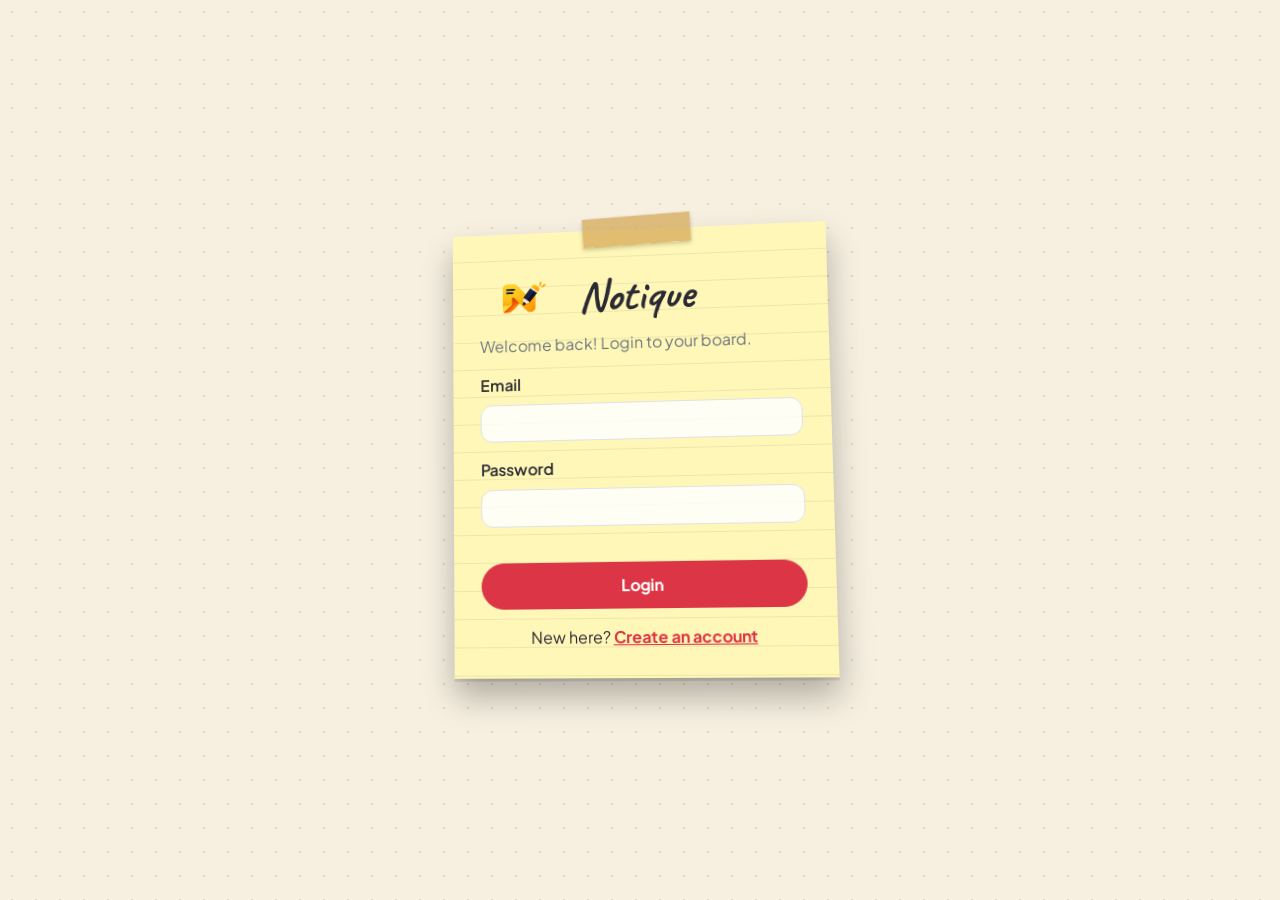
<file: index.html>
<!DOCTYPE html>
<html lang="en" data-bs-theme="light">
<head>
<meta charset="utf-8">
<meta name="viewport" content="width=device-width, initial-scale=1">
<title>Notique</title>
<link rel="icon" type="image/png" href="assets/notique-logo.png">
<link href="https://fonts.googleapis.com/css2?family=Caveat:wght@600;700&family=Plus+Jakarta+Sans:wght@400;500;600;700;800&display=swap" rel="stylesheet">
<link href="https://cdn.jsdelivr.net/npm/bootstrap@5.3.3/dist/css/bootstrap.min.css" rel="stylesheet">
<link href="https://cdn.jsdelivr.net/npm/bootstrap-icons@1.11.3/font/bootstrap-icons.min.css" rel="stylesheet">
<link rel="stylesheet" href="css/base.css">
<link rel="stylesheet" href="css/dashboard.css">
<link rel="stylesheet" href="layout/sidebar.css">
<link rel="stylesheet" href="cards/card.css">
<link rel="stylesheet" href="calendar/calendar.css">
<link rel="stylesheet" href="shared/popup.css">
</head>
<body>
<div class="app">
  <div id="sidebarMount"></div>

  <section class="main">
    <div id="headerMount"></div>
    <div class="prog" id="prog"></div>
    <div class="d-flex flex-wrap gap-2 align-items-center my-3" id="filters"></div>
    <div id="viewBoard"><div id="board"></div></div>
    <div id="viewCal" class="hide"><div id="cal"></div></div>
  </section>
</div>

<div class="toast-container position-fixed bottom-0 end-0 p-3">
  <div id="toast" class="toast" role="alert">
    <div class="toast-header"><i class="bi bi-bell-fill text-warning me-2"></i><strong class="me-auto">Reminder</strong><button class="btn-close" data-bs-dismiss="toast"></button></div>
    <div class="toast-body" id="toastBody"></div>
  </div>
</div>

<script src="https://cdn.jsdelivr.net/npm/bootstrap@5.3.3/dist/js/bootstrap.bundle.min.js"></script>
<script src="shared/popup.js"></script>
<script src="js/storage.js"></script>
<script src="cards/card.js"></script>
<script src="modals/noteModal.js"></script>
<script src="cards/cardModal.js"></script>
<script src="js/dragdrop.js"></script>
<script src="calendar/calendar.js"></script>
<script src="layout/sidebar.js"></script>
<script src="layout/header.js"></script>
<script src="js/app.js"></script>
</body>
</html>
</file>
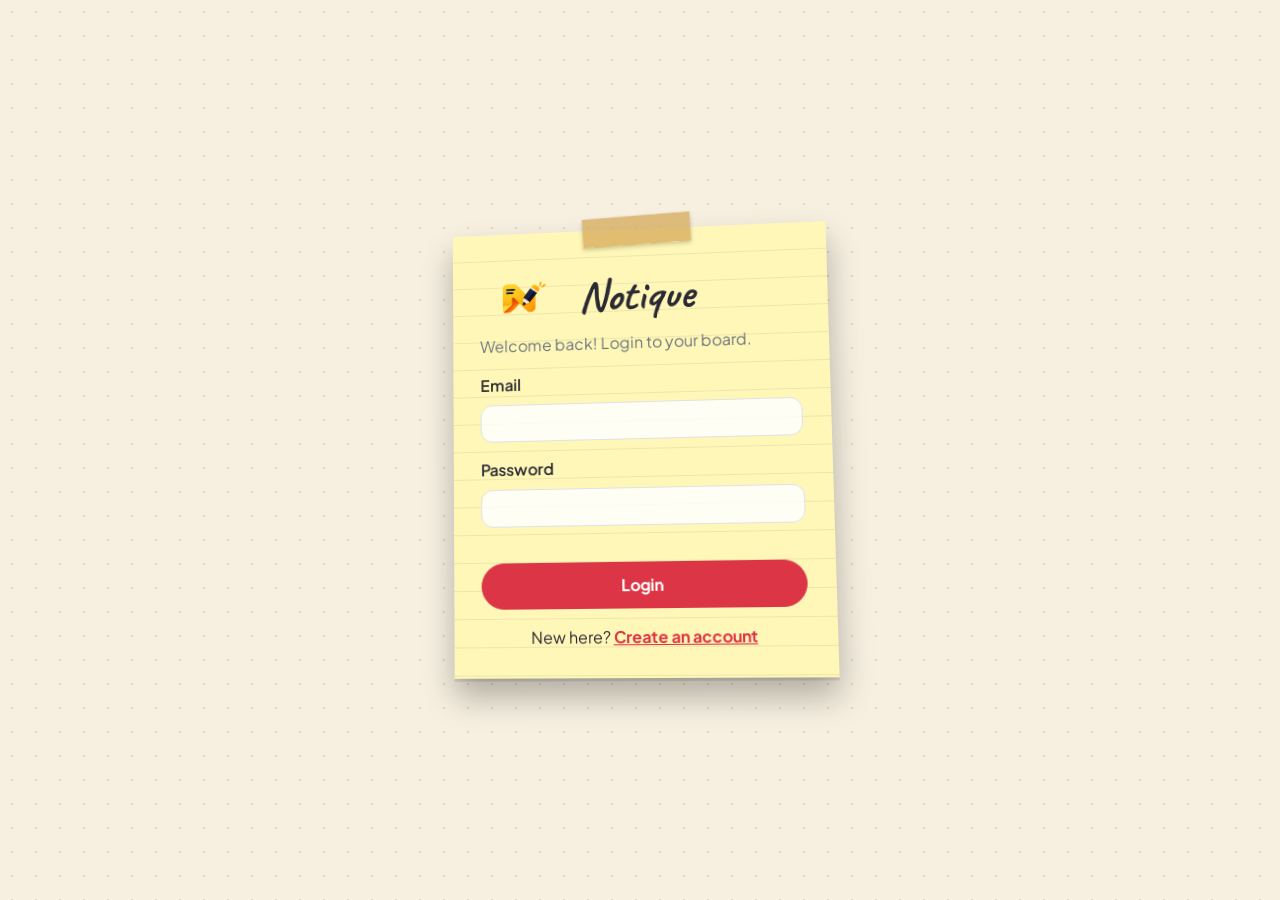
<file: auth/login.html>
<!DOCTYPE html>
<html lang="en" data-bs-theme="light">
<head>
<meta charset="utf-8">
<meta name="viewport" content="width=device-width, initial-scale=1">
<title>Notique – Login</title>
<link rel="icon" type="image/png" href="../assets/notique-logo.png">
<link href="https://cdn.jsdelivr.net/npm/bootstrap@5.3.3/dist/css/bootstrap.min.css" rel="stylesheet">
<link href="https://cdn.jsdelivr.net/npm/bootstrap-icons@1.11.3/font/bootstrap-icons.min.css" rel="stylesheet">
<link href="https://fonts.googleapis.com/css2?family=Caveat:wght@600;700&family=Plus+Jakarta+Sans:wght@400;500;600;700;800&display=swap" rel="stylesheet">
<link rel="stylesheet" href="../css/base.css">
<link rel="stylesheet" href="auth.css">
<link rel="stylesheet" href="../shared/popup.css">
</head>
<body data-mode="login">
<section id="auth">
  <div class="authcard" data-bs-theme="light">
    <h1 class="h2 fw-bold mb-1"><img src="../assets/notique-logo.png" alt=""> Notique</h1>
    <p class="text-secondary">Welcome back! Login to your board.</p>
    <label class="form-label fw-semibold">Email</label>
    <input id="aEmail" type="email" class="form-control mb-3" autocomplete="email">
    <label class="form-label fw-semibold">Password</label>
    <input id="aPass" type="password" class="form-control" autocomplete="current-password">
    <div class="text-danger small fw-semibold mt-2" id="aErr" style="min-height:20px"></div>
    <button class="btn btn-danger w-100 mt-2" id="aGo">Login</button>
    <p class="text-center mt-3 mb-0">New here? <a class="fw-bold text-danger" href="register.html">Create an account</a></p>
  </div>
</section>
<script src="https://cdn.jsdelivr.net/npm/bootstrap@5.3.3/dist/js/bootstrap.bundle.min.js"></script>
<script src="../shared/popup.js"></script>
<script src="../js/storage.js"></script>
<script src="auth.js"></script>
</body>
</html>
</file>
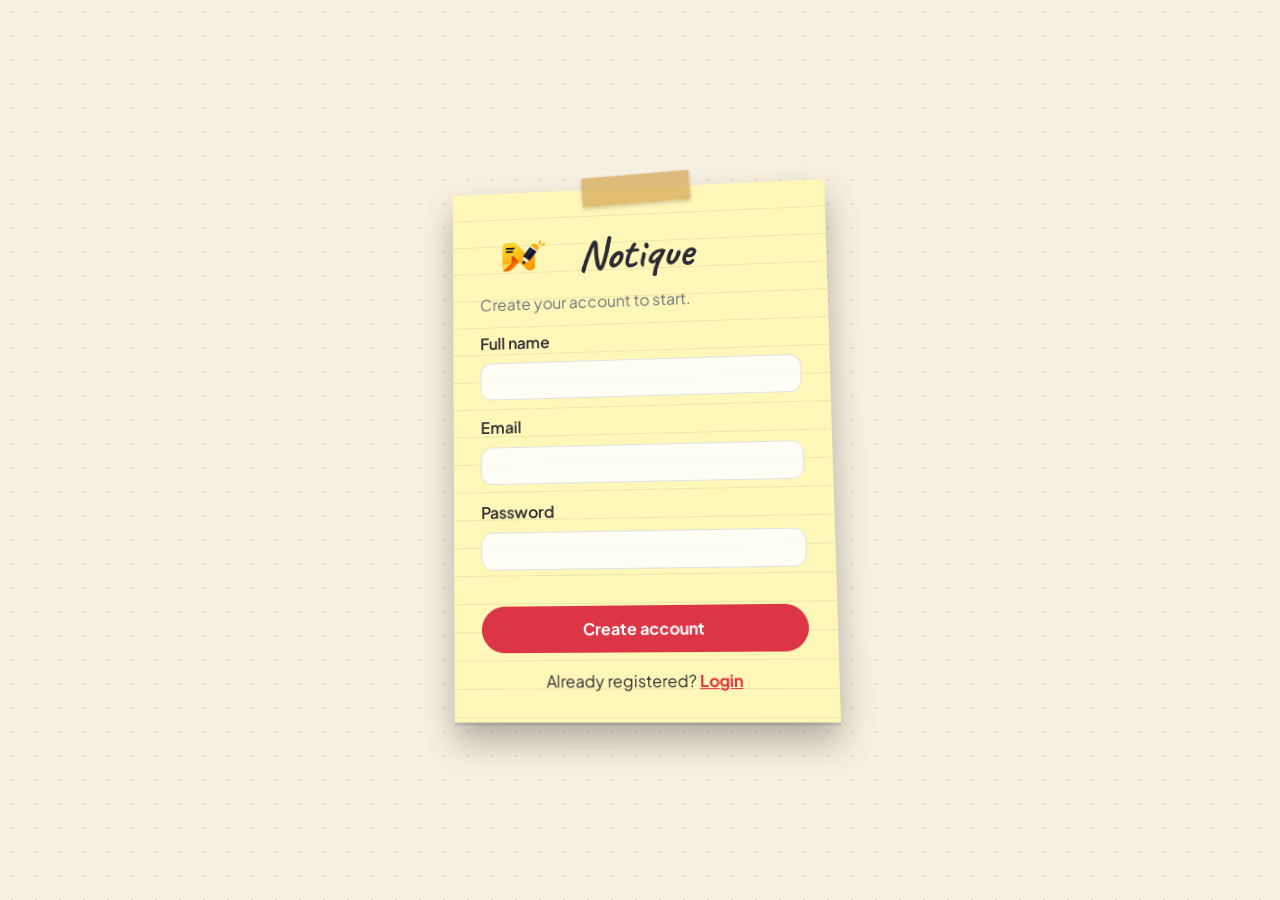
<file: auth/register.html>
<!DOCTYPE html>
<html lang="en" data-bs-theme="light">
<head>
<meta charset="utf-8">
<meta name="viewport" content="width=device-width, initial-scale=1">
<title>Notique – Register</title>
<link rel="icon" type="image/png" href="../assets/notique-logo.png">
<link href="https://cdn.jsdelivr.net/npm/bootstrap@5.3.3/dist/css/bootstrap.min.css" rel="stylesheet">
<link href="https://cdn.jsdelivr.net/npm/bootstrap-icons@1.11.3/font/bootstrap-icons.min.css" rel="stylesheet">
<link href="https://fonts.googleapis.com/css2?family=Caveat:wght@600;700&family=Plus+Jakarta+Sans:wght@400;500;600;700;800&display=swap" rel="stylesheet">
<link rel="stylesheet" href="../css/base.css">
<link rel="stylesheet" href="auth.css">
<link rel="stylesheet" href="../shared/popup.css">
</head>
<body data-mode="register">
<section id="auth">
  <div class="authcard" data-bs-theme="light">
    <h1 class="h2 fw-bold mb-1"><img src="../assets/notique-logo.png" alt=""> Notique</h1>
    <p class="text-secondary">Create your account to start.</p>
    <label class="form-label fw-semibold">Full name</label>
    <input id="aName" class="form-control mb-3" autocomplete="name">
    <label class="form-label fw-semibold">Email</label>
    <input id="aEmail" type="email" class="form-control mb-3" autocomplete="email">
    <label class="form-label fw-semibold">Password</label>
    <input id="aPass" type="password" class="form-control" autocomplete="new-password">
    <div class="text-danger small fw-semibold mt-2" id="aErr" style="min-height:20px"></div>
    <button class="btn btn-danger w-100 mt-2" id="aGo">Create account</button>
    <p class="text-center mt-3 mb-0">Already registered? <a class="fw-bold text-danger" href="login.html">Login</a></p>
  </div>
</section>
<script src="https://cdn.jsdelivr.net/npm/bootstrap@5.3.3/dist/js/bootstrap.bundle.min.js"></script>
<script src="../shared/popup.js"></script>
<script src="../js/storage.js"></script>
<script src="auth.js"></script>
</body>
</html>
</file>
<file: css/base.css>
:root{--ink:#161616;--card:#fffaf0;--accent:#e8664d;--side:#151515}
[data-bs-theme="light"]{--bs-body-bg:#f7f0e1}
[data-bs-theme="dark"]{--bs-body-bg:#1c1a18;--ink:#f3ece0;--card:#2a2623;--side:#0e0d0c}
body{font-family:"Plus Jakarta Sans",system-ui,-apple-system,"Segoe UI",sans-serif;background-image:radial-gradient(rgba(120,100,70,.18) 1px,transparent 1px);background-size:24px 24px}
.hide{display:none!important}
.btn-ink{background:var(--ink);color:var(--bs-body-bg);border:0;font-weight:700;transition:.2s}
.btn-ink:hover{opacity:.85;color:var(--bs-body-bg);transform:translateY(-1px)}
.modal-content{border-radius:22px;border:0}
.form-control,.form-select{border-radius:12px}
/* app shell */
.app{display:flex;min-height:100vh}
.main{flex:1;min-width:0;padding:28px 32px 50px}
@media(max-width:991px){.app{flex-direction:column}.main{padding:18px 14px 40px}}
</file>
<file: css/dashboard.css>
.main h1{font-size:2rem;font-weight:800;letter-spacing:-.02em;margin:0}
.searchbox{position:relative}
.searchbox i{position:absolute;left:14px;top:50%;transform:translateY(-50%);opacity:.55}
.searchbox input{padding:10px 16px 10px 40px;border-radius:99px;border:1.5px solid var(--bs-border-color);background:var(--card);width:220px;color:inherit;outline:0}
.searchbox input:focus{border-color:var(--accent)}
.prog{display:flex;align-items:center;gap:12px;font-size:14px;font-weight:600}
.prog .bar{flex:1;max-width:320px;height:10px;border-radius:99px;background:var(--bs-border-color);overflow:hidden}
.prog .bar i{display:block;height:100%;background:linear-gradient(90deg,#f0a53a,var(--accent));border-radius:99px;transition:width .6s}
#board{display:grid;grid-template-columns:repeat(auto-fit,minmax(255px,1fr));gap:18px;align-items:start;perspective:1400px}
.lane{min-height:380px;border-radius:24px;padding:16px;background:rgba(255,255,255,.5);border:2px dashed transparent;transition:.2s}
[data-bs-theme="dark"] .lane{background:rgba(255,255,255,.05)}
.lane.over{border-color:var(--accent);background:rgba(232,102,77,.14);transform:translateZ(10px) scale(1.01)}
.st-todo{--sc:#e0a026}.st-progress{--sc:#3b82f6}.st-done{--sc:#22a06b}.st-cancel{--sc:#e5484d}
.lh{display:flex;align-items:center;gap:10px;margin-bottom:18px;font-weight:800;font-size:1.05rem}
.lh .ico{width:32px;height:32px;border-radius:10px;display:grid;place-items:center;color:#fff;background:var(--sc)}
.lh .n{margin-left:auto;font-size:12px;font-weight:700;background:var(--ink);color:var(--bs-body-bg);border-radius:99px;padding:2px 10px}
.empty{text-align:center;opacity:.6;font-size:13px;padding:34px 8px}
</file>
<file: layout/sidebar.css>
.side{width:240px;flex:none;background:var(--side);color:#eee;position:sticky;top:0;height:100vh;padding:22px 16px;display:flex;flex-direction:column;gap:6px}
.logo{font-family:Caveat,cursive;font-size:32px;font-weight:700;display:flex;gap:8px;align-items:center;margin-bottom:16px;color:#fff}
.logo img{width:75px;height:58px;object-fit:contain;flex:none}
.nav-label{font-size:11px;letter-spacing:.1em;text-transform:uppercase;color:#8a8a8a;margin:8px 10px 4px}
.nv{display:flex;align-items:center;gap:10px;border:0;background:transparent;color:#cfcfcf;padding:10px 12px;border-radius:12px;font-weight:600;transition:.2s;text-align:left}
.nv:hover{background:#262626;color:#fff;transform:translateX(3px)}
.nv.active{background:var(--accent);color:#fff}
.nv .cnt{margin-left:auto;font-size:12px;background:rgba(255,255,255,.14);border-radius:99px;padding:0 8px}
.me{margin-top:auto;display:flex;align-items:center;gap:8px;padding:10px;background:#212121;border-radius:16px}
.avatar{width:36px;height:36px;flex:none;border-radius:50%;background:var(--accent);color:#fff;display:grid;place-items:center;font-weight:800}
.ib-dark{border:0;background:#2d2d2d;color:#ddd;width:30px;height:30px;border-radius:9px}
.ib-dark:hover{background:#3a3a3a}
@media(max-width:991px){
  .side{width:100%;height:auto;position:static;flex-direction:row;flex-wrap:wrap;align-items:center;padding:12px}
  .side .nav{flex-direction:row!important}
  .side .nav-label{display:none}
  .side .me{margin:0 0 0 auto}
  .side .logo{margin:0 8px 0 0}
}
</file>
<file: cards/card.css>
.note{position:relative;color:#2b2a33;padding:26px 14px 12px;margin-bottom:20px;cursor:grab;transform-style:preserve-3d;transform:perspective(700px) rotateX(var(--rx,0deg)) rotateY(var(--ry,0deg)) rotate(var(--r,0deg));transition:transform .25s,box-shadow .25s;box-shadow:3px 6px 0 rgba(0,0,0,.14),8px 16px 24px rgba(0,0,0,.22);word-break:break-word}
.note:hover{box-shadow:5px 10px 0 rgba(0,0,0,.12),14px 26px 32px rgba(0,0,0,.28)}
.note.dragging{opacity:.45}
.note h5{font-family:Caveat,cursive;font-size:1.6rem;font-weight:700;line-height:1.05;transform:translateZ(20px)}
.note p{transform:translateZ(12px)}
.note .meta,.note .time{transform:translateZ(14px)}
.note .pinned{position:absolute;top:6px;right:10px;font-size:19px;color:#d6342a;transform:translateZ(24px) rotate(35deg);filter:drop-shadow(1px 2px 1px rgba(0,0,0,.3))}
.s2 .pinned{color:#fff}
.s0{background:#f9dd7a repeating-linear-gradient(transparent 0 17px,rgba(0,0,0,.08) 17px 18px)}
.s0:before{content:"";position:absolute;top:-10px;left:50%;width:84px;height:24px;margin-left:-42px;background:rgba(214,170,90,.85);transform:rotate(-2deg) translateZ(8px);box-shadow:0 2px 3px rgba(0,0,0,.2)}
.s1{background:#bde0f6;padding-top:30px}
.s1:before{content:"";position:absolute;top:-6px;left:8px;right:8px;height:14px;background:radial-gradient(circle at 50% 50%,#fff 0 3px,#6b7480 3px 4px,transparent 5px) 0 0/22px 14px repeat-x}
.s2{background:#df5f55 radial-gradient(rgba(0,0,0,.25) 1px,transparent 1.5px) 0 0/10px 10px;color:#fff}
.s2:before{content:"";position:absolute;top:7px;left:10px;right:10px;height:8px;background:radial-gradient(circle,#fff6 0 3px,transparent 3.5px) 0 0/16px 8px repeat-x}
.s2:after{content:"";position:absolute;right:0;bottom:0;width:30px;height:30px;background:linear-gradient(135deg,transparent 50%,#b13a35 50%);box-shadow:-2px -2px 4px rgba(0,0,0,.2);pointer-events:none}
.s3{background:#fffaf4 repeating-linear-gradient(transparent 0 19px,rgba(90,100,220,.4) 19px 20px);border-left:2px solid #e66}
.s3:before{content:"📎";position:absolute;top:-10px;left:12px;font-size:22px;transform:translateZ(14px)}
.ib{border:0;width:30px;height:30px;flex:none;border-radius:9px;background:rgba(255,255,255,.65);color:#333;display:grid;place-items:center;transition:.15s}
.ib:hover{background:#fff;transform:translateY(-2px)}
.ib.on{background:#fff;color:#d6342a}.ib.bell.on{color:#e08a00}
</file>
<file: calendar/calendar.css>
.calhead{display:flex;align-items:center;gap:10px;margin-bottom:14px}
.calhead h2{font-weight:800;font-size:1.5rem;margin:0}
.calgrid{display:grid;grid-template-columns:repeat(7,minmax(0,1fr));gap:8px}
.dow{text-align:center;font-size:12px;font-weight:700;text-transform:uppercase;letter-spacing:.06em;opacity:.6;padding:6px 0}
.day{min-height:116px;background:var(--card);border-radius:16px;padding:8px;border:2px solid transparent;transition:.15s;cursor:pointer}
.day:hover{border-color:var(--bs-border-color);transform:translateY(-2px)}
.day.blank{background:transparent;cursor:default;pointer-events:none}
.day.today{background:var(--ink);color:var(--bs-body-bg)}
.day.over{border-color:var(--accent);background:rgba(232,102,77,.15)}
.dn{font-weight:800;font-size:14px}
.cchip{display:flex;align-items:center;gap:6px;margin-top:5px;padding:4px 6px;border-radius:10px;background:color-mix(in srgb,var(--sc) 28%,#fff);border-left:4px solid var(--sc);font-size:12px;font-weight:600;cursor:grab;color:#222}
.cchip span{overflow:hidden;text-overflow:ellipsis;white-space:nowrap;flex:1}
.cchip.done span{text-decoration:line-through;opacity:.55}
.cchip i.bi-pin-angle-fill{color:#d6342a;font-size:11px}
.ck{border:1.5px solid var(--sc);background:#fff;width:18px;height:18px;border-radius:50%;display:grid;place-items:center;padding:0;font-size:12px;color:transparent;flex:none}
.ck:hover{color:var(--sc)}
.cchip.done .ck{background:var(--sc);color:#fff}
.more{font-size:11px;opacity:.7;margin-top:4px}
@media(max-width:700px){.day{min-height:80px;padding:4px}.cchip span{display:none}}
</file>
<file: shared/popup.css>
.notique-popup .modal-content{
  color:var(--ink);
  background:var(--card);
  border:1px solid rgba(120,100,70,.2);
  border-radius:22px;
  box-shadow:0 18px 55px rgba(0,0,0,.28);
}
.notique-popup .modal-header{padding:22px 22px 0}
.notique-popup .modal-body{padding:18px 24px}
.notique-popup .modal-footer{padding:0 24px 22px}
.notique-popup .popup-icon{
  width:68px;height:52px;display:block
}
.notique-popup .popup-logo{width:100%;height:100%;object-fit:contain}
.notique-popup .modal-title{color:var(--ink)}
.notique-popup #notiquePopupMessage{color:var(--bs-secondary-color);line-height:1.6}
.notique-popup .btn-popup{
  border:0;background:var(--accent);color:#fff;font-weight:700;
  transition:filter .2s,transform .2s
}
.notique-popup .btn-popup:hover{color:#fff;filter:brightness(.93);transform:translateY(-1px)}
.notique-popup .btn-outline-secondary{border-color:rgba(120,100,70,.35);color:var(--ink)}
.notique-popup .btn-outline-secondary:hover{background:rgba(120,100,70,.12);color:var(--ink)}
</file>
<file: auth/auth.css>
#auth{min-height:100vh;display:grid;place-items:center;padding:20px;perspective:1000px}
.authcard{width:100%;max-width:380px;background:#fff7b8;color:#2b2a33;padding:34px 28px 28px;position:relative;box-shadow:0 18px 30px rgba(0,0,0,.28),0 3px 0 rgba(0,0,0,.1);transform:rotateX(4deg) rotateY(-5deg) rotate(-1deg);transition:transform .4s;background-image:repeating-linear-gradient(transparent 0 27px,rgba(0,0,0,.07) 27px 28px)}
.authcard:hover{transform:rotateX(0) rotateY(0) rotate(0)}
.authcard:before{content:"";position:absolute;top:-14px;left:50%;width:110px;height:30px;margin-left:-55px;background:rgba(214,170,90,.75);transform:rotate(-2deg);box-shadow:0 2px 4px rgba(0,0,0,.2)}
.authcard h1{font-family:Caveat,cursive;font-size:2.8rem;line-height:1;display:flex;align-items:center;gap:12px}
.authcard h1 img{width:90px;height:66px;object-fit:contain;flex:none}
.authcard .btn-danger{border-radius:99px;padding:10px;font-weight:700}
.authcard .form-control{background:rgba(255,255,255,.85)}
</file>
